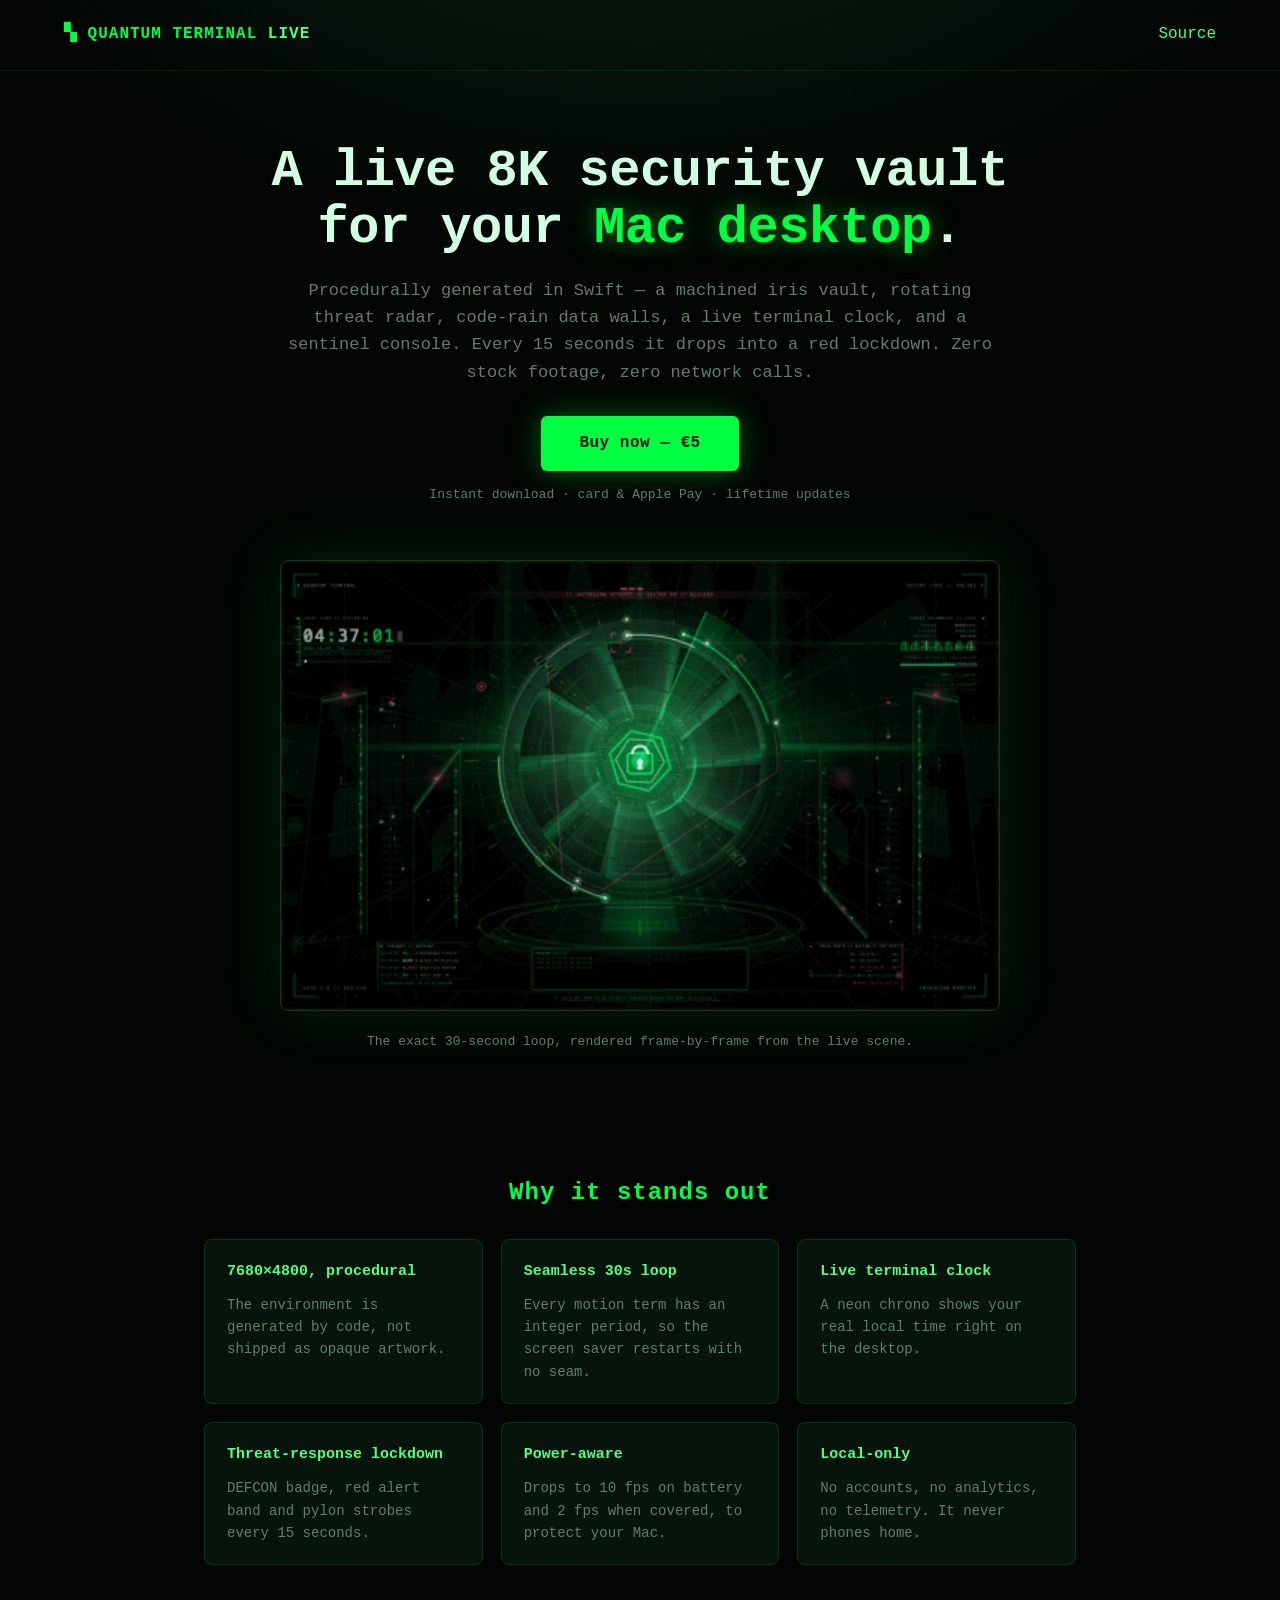
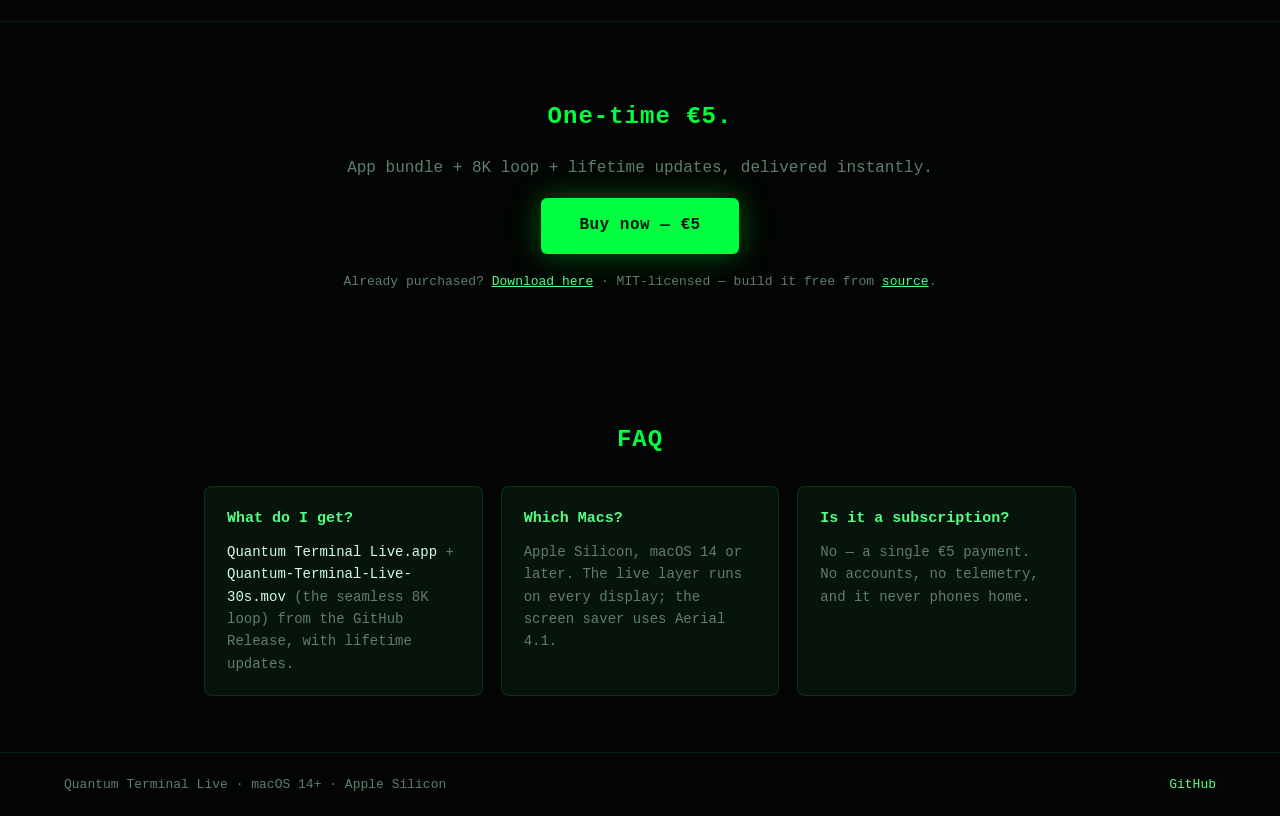
<file: docs/index.html>
<!DOCTYPE html>
<html lang="en">
<head>
<meta charset="UTF-8">
<meta name="viewport" content="width=device-width, initial-scale=1.0">
<title>Quantum Terminal Live — 8K live wallpaper for macOS</title>
<meta name="description" content="A procedural 8K cyber-security vault for macOS — a live desktop layer and a seamless 30-second screen saver. Buy it for €5.">
<meta property="og:title" content="Quantum Terminal Live">
<meta property="og:description" content="Procedural 8K Matrix-green cyber-security vault for your Mac desktop.">
<meta property="og:image" content="preview.jpg">
<link rel="icon" type="image/png" href="../Assets/AppIcon-1024.png">
<link rel="stylesheet" href="styles.css">
</head>
<body>
<header class="nav">
  <span class="brand">▚ QUANTUM&nbsp;TERMINAL&nbsp;<em>LIVE</em></span>
  <a class="nav-link" href="https://github.com/ZeroXSHDW/quantum-terminal-live">Source</a>
</header>

<section class="hero">
  <h1>A live 8K security vault<br>for your <span class="accent">Mac desktop</span>.</h1>
  <p class="sub">
    Procedurally generated in Swift — a machined iris vault, rotating threat radar,
    code-rain data walls, a live terminal clock, and a sentinel console. Every 15
    seconds it drops into a red lockdown. Zero stock footage, zero network calls.
  </p>
  <div class="cta">
    <a class="buy" href="https://buy.stripe.com/fZu4gA5KUdlP40deDr14403">Buy now — €5</a>
    <span class="cta-note">Instant download · card &amp; Apple&nbsp;Pay · lifetime updates</span>
  </div>
</section>

<section class="preview">
  <img src="preview-live.gif" alt="Quantum Terminal Live — animated 30-second loop">
  <p class="caption">The exact 30-second loop, rendered frame-by-frame from the live scene.</p>
</section>

<section class="features">
  <h2>Why it stands out</h2>
  <div class="grid">
    <div class="card"><h3>7680×4800, procedural</h3><p>The environment is generated by code, not shipped as opaque artwork.</p></div>
    <div class="card"><h3>Seamless 30s loop</h3><p>Every motion term has an integer period, so the screen saver restarts with no seam.</p></div>
    <div class="card"><h3>Live terminal clock</h3><p>A neon chrono shows your real local time right on the desktop.</p></div>
    <div class="card"><h3>Threat-response lockdown</h3><p>DEFCON badge, red alert band and pylon strobes every 15 seconds.</p></div>
    <div class="card"><h3>Power-aware</h3><p>Drops to 10&nbsp;fps on battery and 2&nbsp;fps when covered, to protect your Mac.</p></div>
    <div class="card"><h3>Local-only</h3><p>No accounts, no analytics, no telemetry. It never phones home.</p></div>
  </div>
</section>

<section class="buy-band">
  <h2>One-time €5.</h2>
  <p>App bundle + 8K loop + lifetime updates, delivered instantly.</p>
  <a class="buy" href="https://buy.stripe.com/fZu4gA5KUdlP40deDr14403">Buy now — €5</a>
  <p class="fine">Already purchased? <a href="https://github.com/ZeroXSHDW/quantum-terminal-live/releases/latest">Download here</a> · MIT-licensed — build it free from <a href="https://github.com/ZeroXSHDW/quantum-terminal-live">source</a>.</p>
</section>

<section class="features">
  <h2>FAQ</h2>
  <div class="grid">
    <div class="card"><h3>What do I get?</h3><p><code>Quantum Terminal Live.app</code> + <code>Quantum-Terminal-Live-30s.mov</code> (the seamless 8K loop) from the GitHub Release, with lifetime updates.</p></div>
    <div class="card"><h3>Which Macs?</h3><p>Apple Silicon, macOS 14 or later. The live layer runs on every display; the screen saver uses Aerial 4.1.</p></div>
    <div class="card"><h3>Is it a subscription?</h3><p>No — a single €5 payment. No accounts, no telemetry, and it never phones home.</p></div>
  </div>
</section>

<footer>
  <span>Quantum Terminal Live · macOS 14+ · Apple&nbsp;Silicon</span>
  <a href="https://github.com/ZeroXSHDW/quantum-terminal-live">GitHub</a>
</footer>
</body>
</html>
</file>
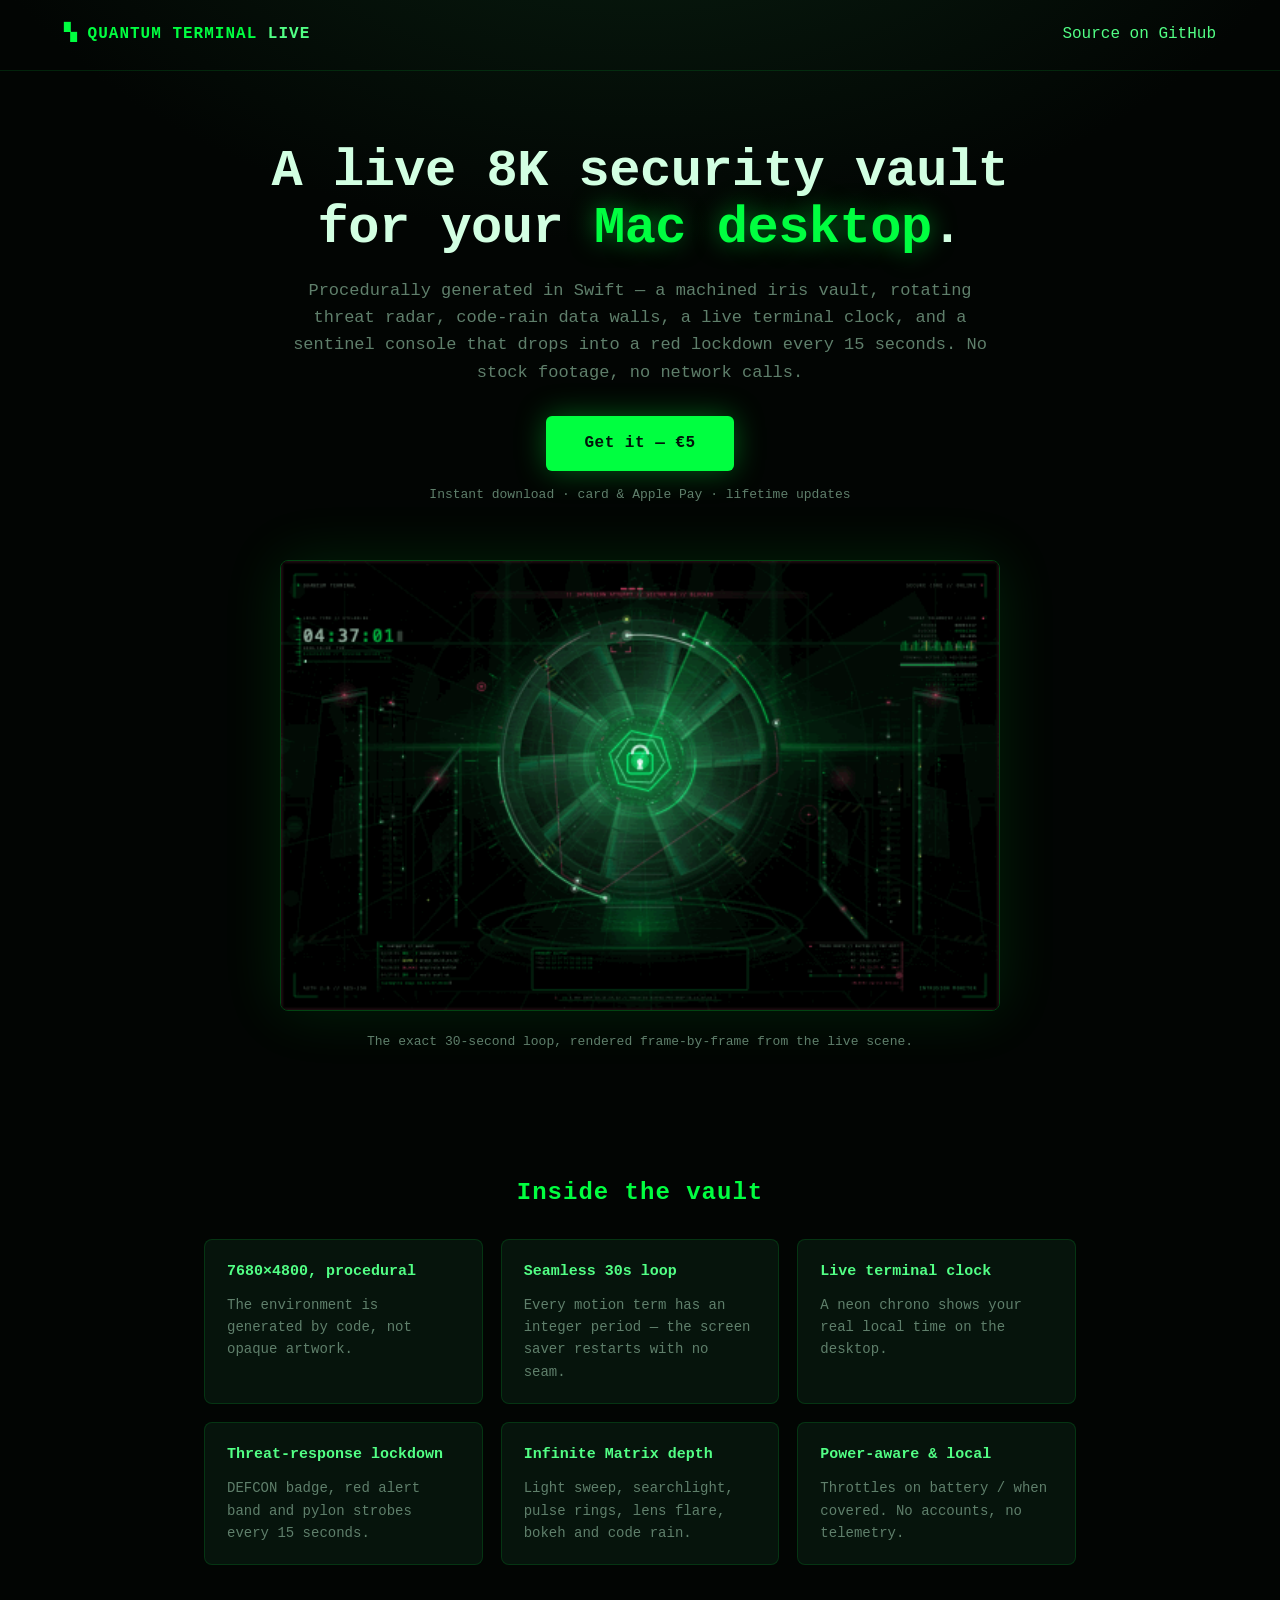
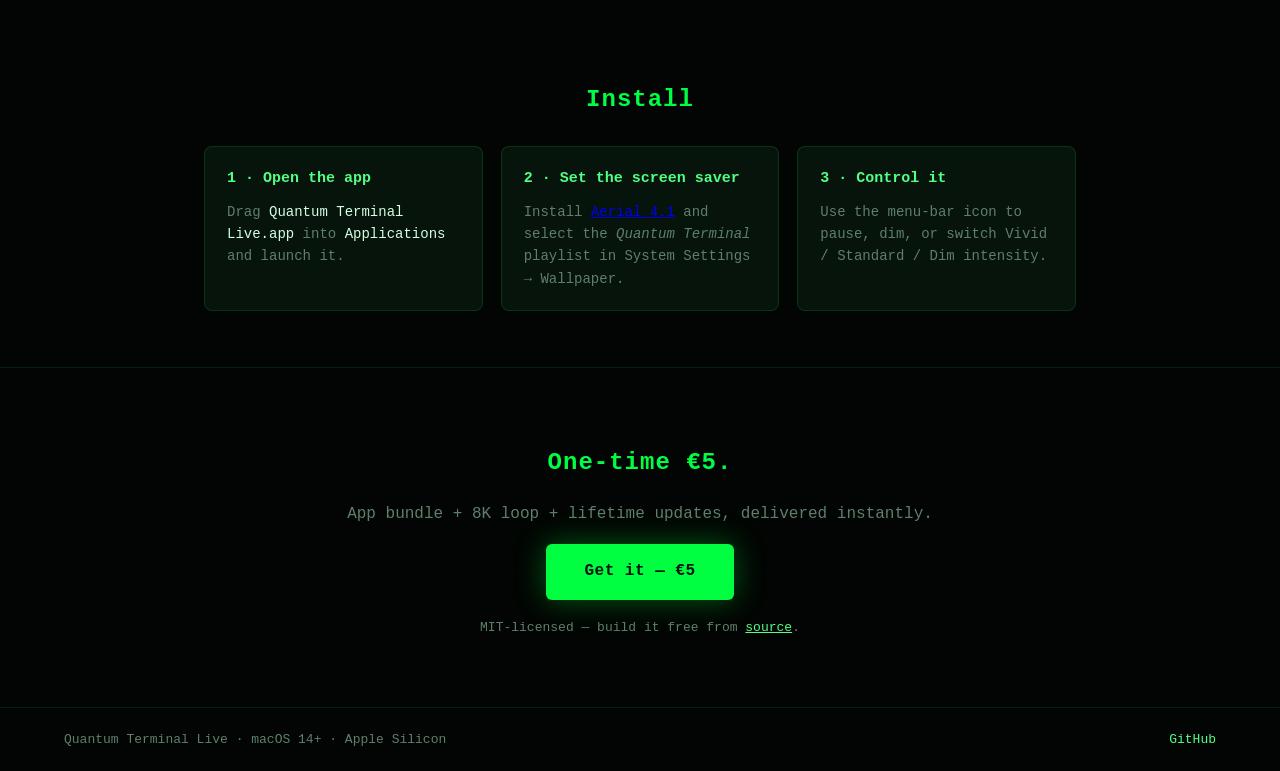
<file: docs/showcase.html>
<!DOCTYPE html>
<html lang="en">
<head>
<meta charset="UTF-8">
<meta name="viewport" content="width=device-width, initial-scale=1.0">
<title>Quantum Terminal Live — 8K live wallpaper</title>
<meta name="description" content="Quantum Terminal Live — a procedural 8K cyber-security vault for macOS: live desktop layer and seamless 30-second screen saver.">
<meta property="og:title" content="Quantum Terminal Live">
<meta property="og:description" content="Procedural 8K Matrix-green cyber-security vault for your Mac desktop.">
<meta property="og:image" content="preview.jpg">
<link rel="icon" type="image/png" href="../Assets/AppIcon-1024.png">
<link rel="stylesheet" href="styles.css">
</head>
<body>
<header class="nav">
  <span class="brand">▚ QUANTUM&nbsp;TERMINAL&nbsp;<em>LIVE</em></span>
  <a class="nav-link" href="https://github.com/ZeroXSHDW/quantum-terminal-live">Source on GitHub</a>
</header>

<section class="hero">
  <h1>A live 8K security vault<br>for your <span class="accent">Mac desktop</span>.</h1>
  <p class="sub">
    Procedurally generated in Swift — a machined iris vault, rotating threat radar,
    code-rain data walls, a live terminal clock, and a sentinel console that drops
    into a red lockdown every 15 seconds. No stock footage, no network calls.
  </p>
  <div class="cta">
    <a class="buy" href="https://buy.stripe.com/fZu4gA5KUdlP40deDr14403">Get it — €5</a>
    <span class="cta-note">Instant download · card &amp; Apple&nbsp;Pay · lifetime updates</span>
  </div>
</section>

<section class="preview">
  <img src="preview-live.gif" alt="Quantum Terminal Live — animated 30-second loop">
  <p class="caption">The exact 30-second loop, rendered frame-by-frame from the live scene.</p>
</section>

<section class="features">
  <h2>Inside the vault</h2>
  <div class="grid">
    <div class="card"><h3>7680×4800, procedural</h3><p>The environment is generated by code, not opaque artwork.</p></div>
    <div class="card"><h3>Seamless 30s loop</h3><p>Every motion term has an integer period — the screen saver restarts with no seam.</p></div>
    <div class="card"><h3>Live terminal clock</h3><p>A neon chrono shows your real local time on the desktop.</p></div>
    <div class="card"><h3>Threat-response lockdown</h3><p>DEFCON badge, red alert band and pylon strobes every 15 seconds.</p></div>
    <div class="card"><h3>Infinite Matrix depth</h3><p>Light sweep, searchlight, pulse rings, lens flare, bokeh and code rain.</p></div>
    <div class="card"><h3>Power-aware &amp; local</h3><p>Throttles on battery / when covered. No accounts, no telemetry.</p></div>
  </div>
</section>

<section class="features">
  <h2>Install</h2>
  <div class="grid">
    <div class="card"><h3>1 · Open the app</h3><p>Drag <code>Quantum Terminal Live.app</code> into <code>Applications</code> and launch it.</p></div>
    <div class="card"><h3>2 · Set the screen saver</h3><p>Install <a href="https://github.com/AerialScreensaver/Aerial">Aerial 4.1</a> and select the <em>Quantum Terminal</em> playlist in System&nbsp;Settings → Wallpaper.</p></div>
    <div class="card"><h3>3 · Control it</h3><p>Use the menu-bar icon to pause, dim, or switch Vivid / Standard / Dim intensity.</p></div>
  </div>
</section>

<section class="buy-band">
  <h2>One-time €5.</h2>
  <p>App bundle + 8K loop + lifetime updates, delivered instantly.</p>
  <a class="buy" href="https://buy.stripe.com/fZu4gA5KUdlP40deDr14403">Get it — €5</a>
  <p class="fine">MIT-licensed — build it free from <a href="https://github.com/ZeroXSHDW/quantum-terminal-live">source</a>.</p>
</section>

<footer>
  <span>Quantum Terminal Live · macOS 14+ · Apple&nbsp;Silicon</span>
  <a href="https://github.com/ZeroXSHDW/quantum-terminal-live">GitHub</a>
</footer>
</body>
</html>
</file>
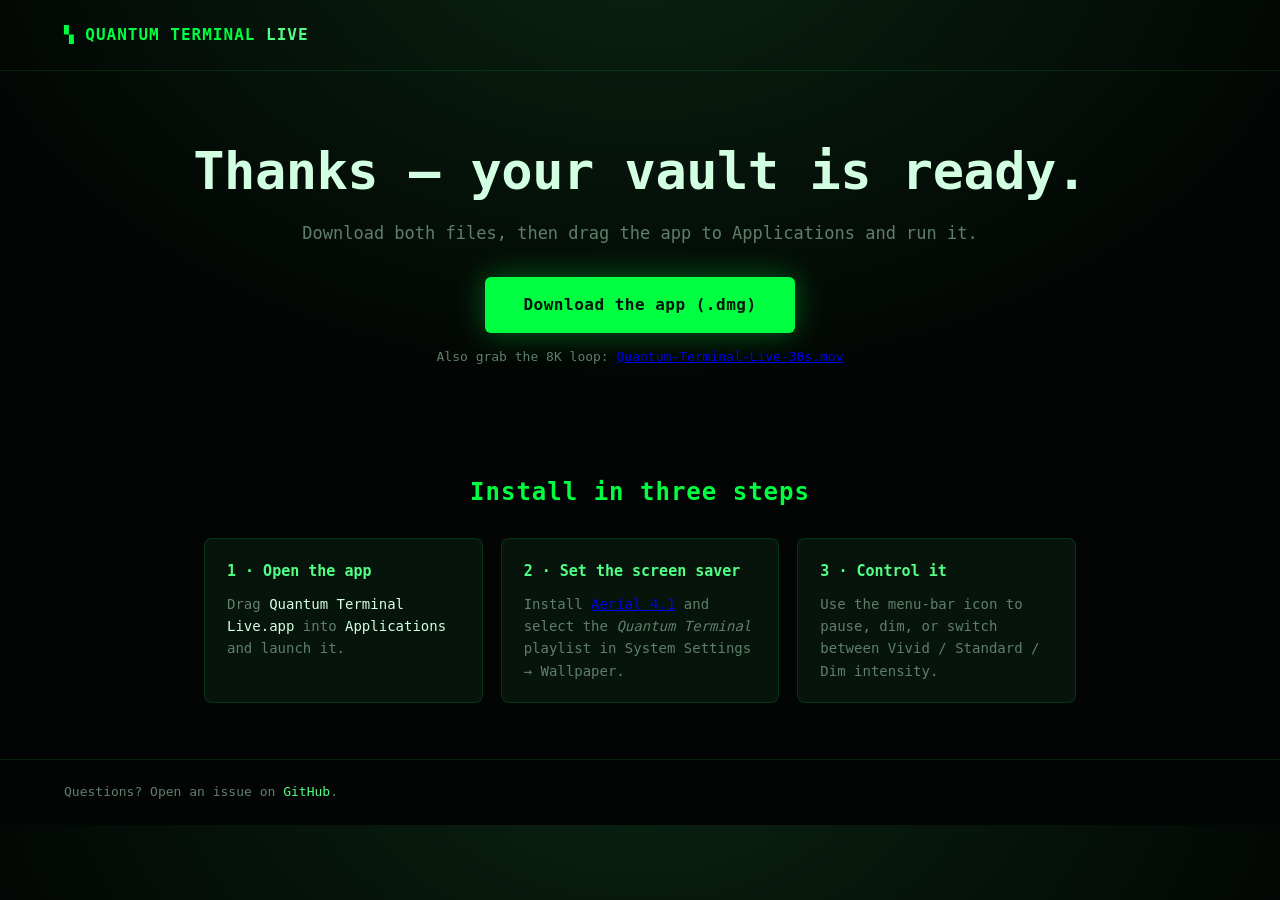
<file: docs/success.html>
<!DOCTYPE html>
<html lang="en">
<head>
<meta charset="UTF-8">
<meta name="viewport" content="width=device-width, initial-scale=1.0">
<title>Download — Quantum Terminal Live</title>
<meta name="robots" content="noindex">
<link rel="icon" type="image/png" href="../Assets/AppIcon-1024.png">
<link rel="stylesheet" href="styles.css">
</head>
<body>
<header class="nav">
  <span class="brand">▚ QUANTUM&nbsp;TERMINAL&nbsp;<em>LIVE</em></span>
</header>

<section class="hero">
  <h1>Thanks — your vault is ready.</h1>
  <p class="sub">Download both files, then drag the app to <code>Applications</code> and run it.</p>
  <div class="cta">
    <a class="buy" href="https://github.com/ZeroXSHDW/quantum-terminal-live/releases/download/v3.1.2/Quantum-Terminal-Live-3.1.2.dmg">Download the app (.dmg)</a>
    <span class="cta-note">Also grab the 8K loop: <a href="https://github.com/ZeroXSHDW/quantum-terminal-live/releases/download/v3.1.1/Quantum-Terminal-Live-30s.mov">Quantum-Terminal-Live-30s.mov</a></span>
  </div>
</section>

<section class="features">
  <h2>Install in three steps</h2>
  <div class="grid">
    <div class="card"><h3>1 · Open the app</h3><p>Drag <code>Quantum Terminal Live.app</code> into <code>Applications</code> and launch it.</p></div>
    <div class="card"><h3>2 · Set the screen saver</h3><p>Install <a href="https://github.com/AerialScreensaver/Aerial">Aerial 4.1</a> and select the <em>Quantum Terminal</em> playlist in System&nbsp;Settings → Wallpaper.</p></div>
    <div class="card"><h3>3 · Control it</h3><p>Use the menu-bar icon to pause, dim, or switch between Vivid / Standard / Dim intensity.</p></div>
  </div>
</section>

<footer>
  <span>Questions? Open an issue on <a href="https://github.com/ZeroXSHDW/quantum-terminal-live">GitHub</a>.</span>
</footer>
</body>
</html>
</file>
<file: docs/styles.css>
:root {
  --bg: #020503;
  --panel: #06140c;
  --green: #00ff40;
  --mint: #52ff85;
  --ice: #d2ffe2;
  --red: #ff2461;
  --amber: #bfff47;
  --muted: #5f7f6b;
}

* { box-sizing: border-box; }

body {
  margin: 0;
  background: radial-gradient(1200px 800px at 50% -10%, #0a2413 0%, var(--bg) 60%);
  color: var(--ice);
  font-family: "SF Mono", "Menlo", "Consolas", monospace;
  line-height: 1.6;
}

.nav {
  display: flex;
  justify-content: space-between;
  align-items: center;
  padding: 22px 5vw;
  border-bottom: 1px solid rgba(0, 255, 64, 0.12);
}
.brand { color: var(--green); letter-spacing: 1px; font-weight: 700; }
.brand em { color: var(--mint); font-style: normal; }
.nav-link, footer a { color: var(--mint); text-decoration: none; }
.nav-link:hover, footer a:hover { text-decoration: underline; }

.hero { text-align: center; padding: 72px 5vw 40px; }
.hero h1 {
  font-size: clamp(28px, 5vw, 52px);
  line-height: 1.1;
  margin: 0 0 20px;
  letter-spacing: -0.5px;
}
.accent { color: var(--green); text-shadow: 0 0 24px rgba(0, 255, 64, 0.5); }
.sub { max-width: 720px; margin: 0 auto 30px; color: var(--muted); font-size: 17px; }

.cta { margin: 6px 0; }
.buy {
  display: inline-block;
  padding: 15px 38px;
  background: var(--green);
  color: #01150a;
  font-weight: 800;
  letter-spacing: 0.5px;
  text-decoration: none;
  border-radius: 6px;
  box-shadow: 0 0 30px rgba(0, 255, 64, 0.35);
  transition: transform .12s ease, box-shadow .12s ease;
}
.buy:hover { transform: translateY(-2px); box-shadow: 0 0 44px rgba(0, 255, 64, 0.55); }
.cta-note { display: block; margin-top: 14px; color: var(--muted); font-size: 13px; }

.preview { text-align: center; padding: 8px 5vw 48px; }
.preview img {
  width: min(720px, 100%);
  border: 1px solid rgba(0, 255, 64, 0.25);
  border-radius: 8px;
  box-shadow: 0 0 60px rgba(0, 255, 64, 0.12);
}
.caption { color: var(--muted); font-size: 13px; margin-top: 12px; }

.features { padding: 40px 5vw 56px; max-width: 1000px; margin: 0 auto; }
.features h2, .buy-band h2 { color: var(--green); text-align: center; letter-spacing: 1px; }
.grid { display: grid; grid-template-columns: repeat(auto-fit, minmax(260px, 1fr)); gap: 18px; margin-top: 26px; }
.card {
  background: var(--panel);
  border: 1px solid rgba(0, 255, 64, 0.14);
  border-radius: 8px;
  padding: 20px 22px;
}
.card h3 { color: var(--mint); margin: 0 0 10px; font-size: 15px; }
.card p { margin: 0; color: var(--muted); font-size: 14px; }
.card code { color: var(--ice); }

.buy-band { text-align: center; padding: 56px 5vw; border-top: 1px solid rgba(0, 255, 64, 0.12); }
.buy-band p { color: var(--muted); }
.fine { font-size: 13px; margin-top: 18px; }
.fine a { color: var(--mint); }

footer {
  display: flex;
  justify-content: space-between;
  align-items: center;
  padding: 22px 5vw;
  border-top: 1px solid rgba(0, 255, 64, 0.12);
  color: var(--muted);
  font-size: 13px;
}
</file>
